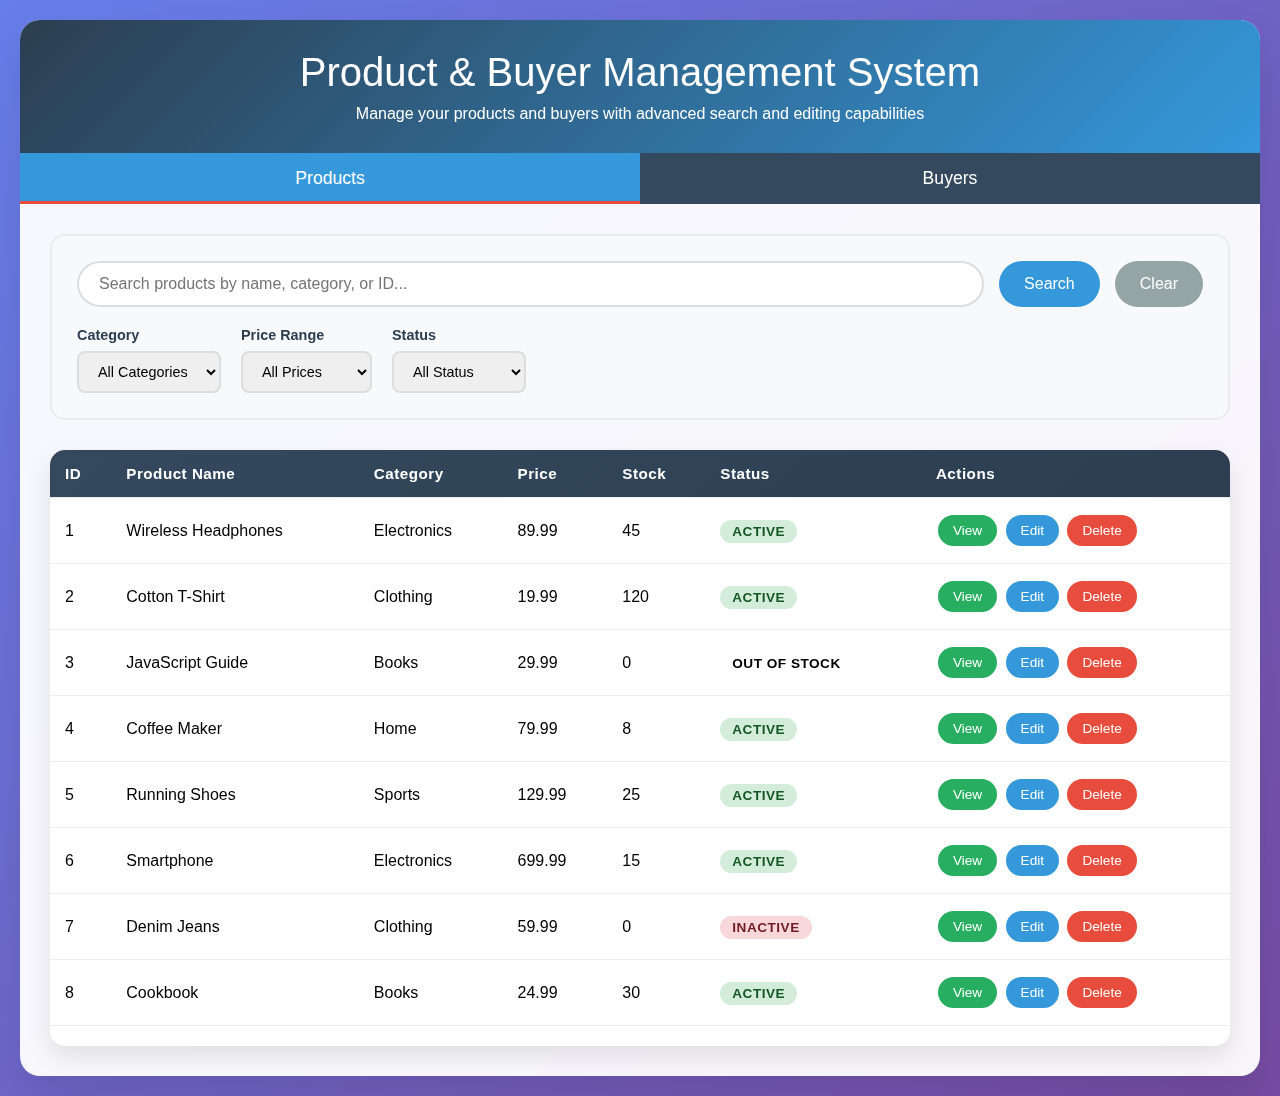
<file: index.html>
<!DOCTYPE html>
<html lang="en">
<head>
    <meta charset="UTF-8">
    <meta name="viewport" content="width=device-width, initial-scale=1.0">
    <title>Product & Buyer Management System</title>
    <style>
        * {
            margin: 0;
            padding: 0;
            box-sizing: border-box;
        }

        body {
            font-family: 'Segoe UI', Tahoma, Geneva, Verdana, sans-serif;
            background: linear-gradient(135deg, #667eea 0%, #764ba2 100%);
            min-height: 100vh;
            padding: 20px;
        }

        .container {
            max-width: 1400px;
            margin: 0 auto;
            background: rgba(255, 255, 255, 0.95);
            border-radius: 20px;
            box-shadow: 0 20px 40px rgba(0, 0, 0, 0.1);
            overflow: hidden;
            backdrop-filter: blur(10px);
        }

        .header {
            background: linear-gradient(135deg, #2c3e50, #3498db);
            color: white;
            padding: 30px;
            text-align: center;
        }

        .header h1 {
            font-size: 2.5rem;
            margin-bottom: 10px;
            font-weight: 300;
        }

        .tabs {
            display: flex;
            background: #34495e;
        }

        .tab {
            flex: 1;
            padding: 15px 30px;
            background: transparent;
            border: none;
            color: white;
            cursor: pointer;
            font-size: 1.1rem;
            transition: all 0.3s ease;
            position: relative;
        }

        .tab:hover {
            background: rgba(255, 255, 255, 0.1);
        }

        .tab.active {
            background: #3498db;
        }

        .tab.active::after {
            content: '';
            position: absolute;
            bottom: 0;
            left: 0;
            right: 0;
            height: 3px;
            background: #e74c3c;
        }

        .content {
            padding: 30px;
        }

        .tab-content {
            display: none;
        }

        .tab-content.active {
            display: block;
        }

        .search-section {
            background: #f8f9fa;
            padding: 25px;
            border-radius: 15px;
            margin-bottom: 30px;
            border: 2px solid #e9ecef;
        }

        .search-bar {
            display: flex;
            gap: 15px;
            margin-bottom: 20px;
            flex-wrap: wrap;
        }

        .search-input {
            flex: 1;
            min-width: 300px;
            padding: 12px 20px;
            border: 2px solid #ddd;
            border-radius: 25px;
            font-size: 1rem;
            transition: all 0.3s ease;
        }

        .search-input:focus {
            outline: none;
            border-color: #3498db;
            box-shadow: 0 0 0 3px rgba(52, 152, 219, 0.2);
        }

        .search-btn, .clear-btn {
            padding: 12px 25px;
            border: none;
            border-radius: 25px;
            cursor: pointer;
            font-size: 1rem;
            transition: all 0.3s ease;
            font-weight: 500;
        }

        .search-btn {
            background: #3498db;
            color: white;
        }

        .search-btn:hover {
            background: #2980b9;
            transform: translateY(-2px);
        }

        .clear-btn {
            background: #95a5a6;
            color: white;
        }

        .clear-btn:hover {
            background: #7f8c8d;
            transform: translateY(-2px);
        }

        .filters {
            display: flex;
            gap: 20px;
            flex-wrap: wrap;
        }

        .filter-group {
            display: flex;
            flex-direction: column;
            gap: 8px;
        }

        .filter-group label {
            font-weight: 600;
            color: #2c3e50;
            font-size: 0.9rem;
        }

        .filter-select, .filter-input {
            padding: 10px 15px;
            border: 2px solid #ddd;
            border-radius: 8px;
            font-size: 0.9rem;
            transition: border-color 0.3s ease;
        }

        .filter-select:focus, .filter-input:focus {
            outline: none;
            border-color: #3498db;
        }

        .data-table {
            background: white;
            border-radius: 15px;
            overflow: hidden;
            box-shadow: 0 10px 25px rgba(0, 0, 0, 0.1);
        }

        table {
            width: 100%;
            border-collapse: collapse;
        }

        thead {
            background: linear-gradient(135deg, #34495e, #2c3e50);
            color: white;
        }

        th, td {
            padding: 15px;
            text-align: left;
            border-bottom: 1px solid #eee;
        }

        th {
            font-weight: 600;
            font-size: 0.95rem;
            letter-spacing: 0.5px;
        }

        tbody tr {
            transition: all 0.3s ease;
        }

        tbody tr:hover {
            background: #f8f9fa;
            transform: scale(1.01);
        }

        .action-btn {
            padding: 8px 15px;
            border: none;
            border-radius: 20px;
            cursor: pointer;
            font-size: 0.85rem;
            margin: 2px;
            transition: all 0.3s ease;
            font-weight: 500;
        }

        .edit-btn {
            background: #3498db;
            color: white;
        }

        .edit-btn:hover {
            background: #2980b9;
            transform: translateY(-2px);
        }

        .delete-btn {
            background: #e74c3c;
            color: white;
        }

        .delete-btn:hover {
            background: #c0392b;
            transform: translateY(-2px);
        }

        .view-btn {
            background: #27ae60;
            color: white;
        }

        .view-btn:hover {
            background: #229954;
            transform: translateY(-2px);
        }

        .modal {
            display: none;
            position: fixed;
            z-index: 1000;
            left: 0;
            top: 0;
            width: 100%;
            height: 100%;
            background: rgba(0, 0, 0, 0.6);
            backdrop-filter: blur(5px);
        }

        .modal-content {
            background: white;
            margin: 5% auto;
            padding: 0;
            border-radius: 20px;
            width: 90%;
            max-width: 600px;
            box-shadow: 0 20px 60px rgba(0, 0, 0, 0.3);
            animation: modalSlideIn 0.3s ease;
        }

        @keyframes modalSlideIn {
            from {
                opacity: 0;
                transform: translateY(-50px) scale(0.9);
            }
            to {
                opacity: 1;
                transform: translateY(0) scale(1);
            }
        }

        .modal-header {
            background: linear-gradient(135deg, #3498db, #2980b9);
            color: white;
            padding: 25px 30px;
            border-radius: 20px 20px 0 0;
            display: flex;
            justify-content: space-between;
            align-items: center;
        }

        .modal-header h2 {
            margin: 0;
            font-size: 1.5rem;
            font-weight: 300;
        }

        .close {
            background: none;
            border: none;
            color: white;
            font-size: 1.8rem;
            cursor: pointer;
            padding: 5px;
            border-radius: 50%;
            transition: all 0.3s ease;
        }

        .close:hover {
            background: rgba(255, 255, 255, 0.2);
            transform: rotate(90deg);
        }

        .modal-body {
            padding: 30px;
        }

        .form-group {
            margin-bottom: 20px;
        }

        .form-group label {
            display: block;
            margin-bottom: 8px;
            font-weight: 600;
            color: #2c3e50;
        }

        .form-group input, .form-group select, .form-group textarea {
            width: 100%;
            padding: 12px 15px;
            border: 2px solid #ddd;
            border-radius: 10px;
            font-size: 1rem;
            transition: all 0.3s ease;
        }

        .form-group input:focus, .form-group select:focus, .form-group textarea:focus {
            outline: none;
            border-color: #3498db;
            box-shadow: 0 0 0 3px rgba(52, 152, 219, 0.2);
        }

        .form-actions {
            display: flex;
            gap: 15px;
            justify-content: flex-end;
            margin-top: 25px;
            padding-top: 20px;
            border-top: 1px solid #eee;
        }

        .save-btn, .cancel-btn {
            padding: 12px 25px;
            border: none;
            border-radius: 25px;
            cursor: pointer;
            font-size: 1rem;
            font-weight: 600;
            transition: all 0.3s ease;
        }

        .save-btn {
            background: #27ae60;
            color: white;
        }

        .save-btn:hover {
            background: #229954;
            transform: translateY(-2px);
        }

        .cancel-btn {
            background: #95a5a6;
            color: white;
        }

        .cancel-btn:hover {
            background: #7f8c8d;
            transform: translateY(-2px);
        }

        .notification {
            position: fixed;
            top: 20px;
            right: 20px;
            padding: 15px 25px;
            border-radius: 10px;
            color: white;
            font-weight: 500;
            z-index: 2000;
            opacity: 0;
            transform: translateX(400px);
            transition: all 0.3s ease;
        }

        .notification.show {
            opacity: 1;
            transform: translateX(0);
        }

        .notification.success {
            background: #27ae60;
        }

        .notification.error {
            background: #e74c3c;
        }

        .highlight {
            background-color: #fff3cd;
            font-weight: bold;
        }

        .pagination {
            display: flex;
            justify-content: center;
            align-items: center;
            gap: 10px;
            margin-top: 20px;
        }

        .page-btn {
            padding: 8px 12px;
            border: 2px solid #3498db;
            background: white;
            color: #3498db;
            border-radius: 5px;
            cursor: pointer;
            transition: all 0.3s ease;
        }

        .page-btn:hover, .page-btn.active {
            background: #3498db;
            color: white;
        }

        .page-info {
            color: #666;
            font-size: 0.9rem;
        }

        @media (max-width: 768px) {
            .search-bar {
                flex-direction: column;
            }

            .search-input {
                min-width: 100%;
            }

            .filters {
                flex-direction: column;
            }

            .tabs {
                flex-direction: column;
            }

            table {
                font-size: 0.85rem;
            }

            th, td {
                padding: 10px 8px;
            }
        }
    </style>
</head>
<body>
    <div class="container">
        <div class="header">
            <h1>Product & Buyer Management System</h1>
            <p>Manage your products and buyers with advanced search and editing capabilities</p>
        </div>

        <div class="tabs">
            <button class="tab active" onclick="switchTab('products')">Products</button>
            <button class="tab" onclick="switchTab('buyers')">Buyers</button>
        </div>

        <div class="content">
            <!-- Products Tab -->
            <div id="products-tab" class="tab-content active">
                <div class="search-section">
                    <div class="search-bar">
                        <input type="text" class="search-input" id="productSearch" placeholder="Search products by name, category, or ID..." oninput="searchProducts()">
                        <button class="search-btn" onclick="searchProducts()">Search</button>
                        <button class="clear-btn" onclick="clearProductSearch()">Clear</button>
                    </div>
                    
                    <div class="filters">
                        <div class="filter-group">
                            <label>Category</label>
                            <select class="filter-select" id="categoryFilter" onchange="searchProducts()">
                                <option value="">All Categories</option>
                                <option value="Electronics">Electronics</option>
                                <option value="Clothing">Clothing</option>
                                <option value="Books">Books</option>
                                <option value="Home">Home</option>
                                <option value="Sports">Sports</option>
                            </select>
                        </div>
                        <div class="filter-group">
                            <label>Price Range</label>
                            <select class="filter-select" id="priceFilter" onchange="searchProducts()">
                                <option value="">All Prices</option>
                                <option value="0-50">$0 - $50</option>
                                <option value="51-100">$51 - $100</option>
                                <option value="101-500">$101 - $500</option>
                                <option value="500+">$500+</option>
                            </select>
                        </div>
                        <div class="filter-group">
                            <label>Status</label>
                            <select class="filter-select" id="statusFilter" onchange="searchProducts()">
                                <option value="">All Status</option>
                                <option value="Active">Active</option>
                                <option value="Inactive">Inactive</option>
                                <option value="Out of Stock">Out of Stock</option>
                            </select>
                        </div>
                    </div>
                </div>

                <div class="data-table">
                    <table>
                        <thead>
                            <tr>
                                <th>ID</th>
                                <th>Product Name</th>
                                <th>Category</th>
                                <th>Price</th>
                                <th>Stock</th>
                                <th>Status</th>
                                <th>Actions</th>
                            </tr>
                        </thead>
                        <tbody id="productsTableBody">
                            <!-- Products will be dynamically populated -->
                        </tbody>
                    </table>
                    <div class="pagination" id="productsPagination">
                        <!-- Pagination will be dynamically populated -->
                    </div>
                </div>
            </div>

            <!-- Buyers Tab -->
            <div id="buyers-tab" class="tab-content">
                <div class="search-section">
                    <div class="search-bar">
                        <input type="text" class="search-input" id="buyerSearch" placeholder="Search buyers by name, email, or location..." oninput="searchBuyers()">
                        <button class="search-btn" onclick="searchBuyers()">Search</button>
                        <button class="clear-btn" onclick="clearBuyerSearch()">Clear</button>
                    </div>
                    
                    <div class="filters">
                        <div class="filter-group">
                            <label>Location</label>
                            <select class="filter-select" id="locationFilter" onchange="searchBuyers()">
                                <option value="">All Locations</option>
                                <option value="New York">New York</option>
                                <option value="Los Angeles">Los Angeles</option>
                                <option value="Chicago">Chicago</option>
                                <option value="Houston">Houston</option>
                                <option value="Phoenix">Phoenix</option>
                            </select>
                        </div>
                        <div class="filter-group">
                            <label>Member Type</label>
                            <select class="filter-select" id="memberFilter" onchange="searchBuyers()">
                                <option value="">All Types</option>
                                <option value="Premium">Premium</option>
                                <option value="Standard">Standard</option>
                                <option value="Basic">Basic</option>
                            </select>
                        </div>
                        <div class="filter-group">
                            <label>Join Date</label>
                            <select class="filter-select" id="joinDateFilter" onchange="searchBuyers()">
                                <option value="">All Dates</option>
                                <option value="2024">2024</option>
                                <option value="2023">2023</option>
                                <option value="2022">2022</option>
                                <option value="older">Before 2022</option>
                            </select>
                        </div>
                    </div>
                </div>

                <div class="data-table">
                    <table>
                        <thead>
                            <tr>
                                <th>ID</th>
                                <th>Name</th>
                                <th>Email</th>
                                <th>Location</th>
                                <th>Phone</th>
                                <th>Member Type</th>
                                <th>Actions</th>
                            </tr>
                        </thead>
                        <tbody id="buyersTableBody">
                            <!-- Buyers will be dynamically populated -->
                        </tbody>
                    </table>
                    <div class="pagination" id="buyersPagination">
                        <!-- Pagination will be dynamically populated -->
                    </div>
                </div>
            </div>
        </div>
    </div>

    <!-- Edit Product Modal -->
    <div id="editProductModal" class="modal">
        <div class="modal-content">
            <div class="modal-header">
                <h2>Edit Product</h2>
                <button class="close" onclick="closeModal('editProductModal')">&times;</button>
            </div>
            <div class="modal-body">
                <form id="editProductForm">
                    <input type="hidden" id="editProductId">
                    <div class="form-group">
                        <label for="editProductName">Product Name *</label>
                        <input type="text" id="editProductName" required>
                    </div>
                    <div class="form-group">
                        <label for="editProductCategory">Category *</label>
                        <select id="editProductCategory" required>
                            <option value="">Select Category</option>
                            <option value="Electronics">Electronics</option>
                            <option value="Clothing">Clothing</option>
                            <option value="Books">Books</option>
                            <option value="Home">Home</option>
                            <option value="Sports">Sports</option>
                        </select>
                    </div>
                    <div class="form-group">
                        <label for="editProductPrice">Price ($) *</label>
                        <input type="number" id="editProductPrice" step="0.01" min="0" required>
                    </div>
                    <div class="form-group">
                        <label for="editProductStock">Stock Quantity *</label>
                        <input type="number" id="editProductStock" min="0" required>
                    </div>
                    <div class="form-group">
                        <label for="editProductStatus">Status *</label>
                        <select id="editProductStatus" required>
                            <option value="Active">Active</option>
                            <option value="Inactive">Inactive</option>
                            <option value="Out of Stock">Out of Stock</option>
                        </select>
                    </div>
                    <div class="form-group">
                        <label for="editProductDescription">Description</label>
                        <textarea id="editProductDescription" rows="3"></textarea>
                    </div>
                    <div class="form-actions">
                        <button type="button" class="cancel-btn" onclick="closeModal('editProductModal')">Cancel</button>
                        <button type="submit" class="save-btn">Save Changes</button>
                    </div>
                </form>
            </div>
        </div>
    </div>

    <!-- Edit Buyer Modal -->
    <div id="editBuyerModal" class="modal">
        <div class="modal-content">
            <div class="modal-header">
                <h2>Edit Buyer</h2>
                <button class="close" onclick="closeModal('editBuyerModal')">&times;</button>
            </div>
            <div class="modal-body">
                <form id="editBuyerForm">
                    <input type="hidden" id="editBuyerId">
                    <div class="form-group">
                        <label for="editBuyerName">Full Name *</label>
                        <input type="text" id="editBuyerName" required>
                    </div>
                    <div class="form-group">
                        <label for="editBuyerEmail">Email *</label>
                        <input type="email" id="editBuyerEmail" required>
                    </div>
                    <div class="form-group">
                        <label for="editBuyerPhone">Phone Number</label>
                        <input type="tel" id="editBuyerPhone">
                    </div>
                    <div class="form-group">
                        <label for="editBuyerLocation">Location *</label>
                        <select id="editBuyerLocation" required>
                            <option value="">Select Location</option>
                            <option value="New York">New York</option>
                            <option value="Los Angeles">Los Angeles</option>
                            <option value="Chicago">Chicago</option>
                            <option value="Houston">Houston</option>
                            <option value="Phoenix">Phoenix</option>
                        </select>
                    </div>
                    <div class="form-group">
                        <label for="editBuyerMemberType">Member Type *</label>
                        <select id="editBuyerMemberType" required>
                            <option value="Basic">Basic</option>
                            <option value="Standard">Standard</option>
                            <option value="Premium">Premium</option>
                        </select>
                    </div>
                    <div class="form-group">
                        <label for="editBuyerAddress">Address</label>
                        <textarea id="editBuyerAddress" rows="3"></textarea>
                    </div>
                    <div class="form-actions">
                        <button type="button" class="cancel-btn" onclick="closeModal('editBuyerModal')">Cancel</button>
                        <button type="submit" class="save-btn">Save Changes</button>
                    </div>
                </form>
            </div>
        </div>
    </div>

    <script>
        // Sample data
        let products = [
            {id: 1, name: "Wireless Headphones", category: "Electronics", price: 89.99, stock: 45, status: "Active", description: "High-quality wireless headphones with noise cancellation"},
            {id: 2, name: "Cotton T-Shirt", category: "Clothing", price: 19.99, stock: 120, status: "Active", description: "100% cotton comfortable t-shirt"},
            {id: 3, name: "JavaScript Guide", category: "Books", price: 29.99, stock: 0, status: "Out of Stock", description: "Comprehensive guide to JavaScript programming"},
            {id: 4, name: "Coffee Maker", category: "Home", price: 79.99, stock: 8, status: "Active", description: "Automatic drip coffee maker"},
            {id: 5, name: "Running Shoes", category: "Sports", price: 129.99, stock: 25, status: "Active", description: "Professional running shoes"},
            {id: 6, name: "Smartphone", category: "Electronics", price: 699.99, stock: 15, status: "Active", description: "Latest model smartphone"},
            {id: 7, name: "Denim Jeans", category: "Clothing", price: 59.99, stock: 0, status: "Inactive", description: "Classic blue denim jeans"},
            {id: 8, name: "Cookbook", category: "Books", price: 24.99, stock: 30, status: "Active", description: "Collection of healthy recipes"}
        ];

        let buyers = [
            {id: 1, name: "John Smith", email: "john.smith@email.com", location: "New York", phone: "+1-555-0123", memberType: "Premium", address: "123 Main St, NY", joinDate: "2024-01-15"},
            {id: 2, name: "Sarah Johnson", email: "sarah.j@email.com", location: "Los Angeles", phone: "+1-555-0456", memberType: "Standard", address: "456 Oak Ave, LA", joinDate: "2023-11-22"},
            {id: 3, name: "Mike Davis", email: "mike.davis@email.com", location: "Chicago", phone: "+1-555-0789", memberType: "Basic", address: "789 Pine St, Chicago", joinDate: "2024-02-08"},
            {id: 4, name: "Emily Wilson", email: "emily.w@email.com", location: "Houston", phone: "+1-555-0321", memberType: "Premium", address: "321 Elm St, Houston", joinDate: "2023-09-12"},
            {id: 5, name: "David Brown", email: "david.brown@email.com", location: "Phoenix", phone: "+1-555-0654", memberType: "Standard", address: "654 Cedar Rd, Phoenix", joinDate: "2024-03-20"},
            {id: 6, name: "Lisa Anderson", email: "lisa.a@email.com", location: "New York", phone: "+1-555-0987", memberType: "Basic", address: "987 Maple Ave, NY", joinDate: "2022-12-05"},
            {id: 7, name: "Tom Miller", email: "tom.miller@email.com", location: "Los Angeles", phone: "+1-555-0246", memberType: "Premium", address: "246 Birch St, LA", joinDate: "2023-07-18"},
            {id: 8, name: "Amy Garcia", email: "amy.garcia@email.com", location: "Chicago", phone: "+1-555-0135", memberType: "Standard", address: "135 Spruce Dr, Chicago", joinDate: "2024-01-30"}
        ];

        let filteredProducts = [...products];
        let filteredBuyers = [...buyers];
        let currentProductPage = 1;
        let currentBuyerPage = 1;
        const itemsPerPage = 10;

        // Initialize the application
        document.addEventListener('DOMContentLoaded', function() {
            displayProducts();
            displayBuyers();
            setupFormHandlers();
        });

        // Tab switching
        function switchTab(tabName) {
            // Update tab buttons
            document.querySelectorAll('.tab').forEach(tab => tab.classList.remove('active'));
            event.target.classList.add('active');

            // Update content
            document.querySelectorAll('.tab-content').forEach(content => content.classList.remove('active'));
            document.getElementById(tabName + '-tab').classList.add('active');
        }

        // Search functionality for products
        function searchProducts() {
            const searchTerm = document.getElementById('productSearch').value.toLowerCase();
            const categoryFilter = document.getElementById('categoryFilter').value;
            const priceFilter = document.getElementById('priceFilter').value;
            const statusFilter = document.getElementById('statusFilter').value;

            filteredProducts = products.filter(product => {
                const matchesSearch = product.name.toLowerCase().includes(searchTerm) ||
                                    product.category.toLowerCase().includes(searchTerm) ||
                                    product.id.toString().includes(searchTerm);
                
                const matchesCategory = !categoryFilter || product.category === categoryFilter;
                const matchesStatus = !statusFilter || product.status === statusFilter;
                
                let matchesPrice = true;
                if (priceFilter) {
                    if (priceFilter === '0-50') matchesPrice = product.price <= 50;
                    else if (priceFilter === '51-100') matchesPrice = product.price > 50 && product.price <= 100;
                    else if (priceFilter === '101-500') matchesPrice = product.price > 100 && product.price <= 500;
                    else if (priceFilter === '500+') matchesPrice = product.price > 500;
                }

                return matchesSearch && matchesCategory && matchesPrice && matchesStatus;
            });

            currentProductPage = 1;
            displayProducts();
        }

        // Search functionality for buyers
        function searchBuyers() {
            const searchTerm = document.getElementById('buyerSearch').value.toLowerCase();
            const locationFilter = document.getElementById('locationFilter').value;
            const memberFilter = document.getElementById('memberFilter').value;
            const joinDateFilter = document.getElementById('joinDateFilter').value;

            filteredBuyers = buyers.filter(buyer => {
                const matchesSearch = buyer.name.toLowerCase().includes(searchTerm) ||
                                    buyer.email.toLowerCase().includes(searchTerm) ||
                                    buyer.location.toLowerCase().includes(searchTerm) ||
                                    buyer.id.toString().includes(searchTerm);
                
                const matchesLocation = !locationFilter || buyer.location === locationFilter;
                const matchesMember = !memberFilter || buyer.memberType === memberFilter;
                
                let matchesJoinDate = true;
                if (joinDateFilter) {
                    const joinYear = new Date(buyer.joinDate).getFullYear();
                    if (joinDateFilter === '2024') matchesJoinDate = joinYear === 2024;
                    else if (joinDateFilter === '2023') matchesJoinDate = joinYear === 2023;
                    else if (joinDateFilter === '2022') matchesJoinDate = joinYear === 2022;
                    else if (joinDateFilter === 'older') matchesJoinDate = joinYear < 2022;
                }

                return matchesSearch && matchesLocation && matchesMember && matchesJoinDate;
            });

            currentBuyerPage = 1;
            displayBuyers();
        }

        // Clear search functions
        function clearProductSearch() {
            document.getElementById('productSearch').value = '';
            document.getElementById('categoryFilter').value = '';
            document.getElementById('priceFilter').value = '';
            document.getElementById('statusFilter').value = '';
            filteredProducts = [...products];
            currentProductPage = 1;
            displayProducts();
        }

        function clearBuyerSearch() {
            document.getElementById('buyerSearch').value = '';
            document.getElementById('locationFilter').value = '';
            document.getElementById('memberFilter').value = '';
            document.getElementById('joinDateFilter').value = '';
            filteredBuyers = [...buyers];
            currentBuyerPage = 1;
            displayBuyers();
        }

        // Display products with pagination
        function displayProducts() {
            const tableBody = document.getElementById('productsTableBody');
            const startIndex = (currentProductPage - 1) * itemsPerPage;
            const endIndex = startIndex + itemsPerPage;
            const pageProducts = filteredProducts.slice(startIndex, endIndex);
            const searchTerm = document.getElementById('productSearch').value.toLowerCase();

            tableBody.innerHTML = '';

            pageProducts.forEach(product => {
                const row = document.createElement('tr');
                row.innerHTML = `
                    <td>${product.id}</td>
                    <td>${highlightText(product.name, searchTerm)}</td>
                    <td>${highlightText(product.category, searchTerm)}</td>
                    <td>${product.price.toFixed(2)}</td>
                    <td>${product.stock}</td>
                    <td><span class="status-badge ${product.status.toLowerCase().replace(' ', '-')}">${product.status}</span></td>
                    <td>
                        <button class="action-btn view-btn" onclick="viewProduct(${product.id})" title="View Details">View</button>
                        <button class="action-btn edit-btn" onclick="editProduct(${product.id})" title="Edit Product">Edit</button>
                        <button class="action-btn delete-btn" onclick="deleteProduct(${product.id})" title="Delete Product">Delete</button>
                    </td>
                `;
                tableBody.appendChild(row);
            });

            displayProductsPagination();
        }

        // Display buyers with pagination
        function displayBuyers() {
            const tableBody = document.getElementById('buyersTableBody');
            const startIndex = (currentBuyerPage - 1) * itemsPerPage;
            const endIndex = startIndex + itemsPerPage;
            const pageBuyers = filteredBuyers.slice(startIndex, endIndex);
            const searchTerm = document.getElementById('buyerSearch').value.toLowerCase();

            tableBody.innerHTML = '';

            pageBuyers.forEach(buyer => {
                const row = document.createElement('tr');
                row.innerHTML = `
                    <td>${buyer.id}</td>
                    <td>${highlightText(buyer.name, searchTerm)}</td>
                    <td>${highlightText(buyer.email, searchTerm)}</td>
                    <td>${highlightText(buyer.location, searchTerm)}</td>
                    <td>${buyer.phone}</td>
                    <td><span class="member-badge ${buyer.memberType.toLowerCase()}">${buyer.memberType}</span></td>
                    <td>
                        <button class="action-btn view-btn" onclick="viewBuyer(${buyer.id})" title="View Details">View</button>
                        <button class="action-btn edit-btn" onclick="editBuyer(${buyer.id})" title="Edit Buyer">Edit</button>
                        <button class="action-btn delete-btn" onclick="deleteBuyer(${buyer.id})" title="Delete Buyer">Delete</button>
                    </td>
                `;
                tableBody.appendChild(row);
            });

            displayBuyersPagination();
        }

        // Highlight search terms
        function highlightText(text, searchTerm) {
            if (!searchTerm) return text;
            const regex = new RegExp(`(${searchTerm})`, 'gi');
            return text.replace(regex, '<span class="highlight">$1</span>');
        }

        // Pagination for products
        function displayProductsPagination() {
            const pagination = document.getElementById('productsPagination');
            const totalPages = Math.ceil(filteredProducts.length / itemsPerPage);
            const maxVisiblePages = 5;
            
            pagination.innerHTML = '';

            if (totalPages <= 1) return;

            // Previous button
            if (currentProductPage > 1) {
                const prevBtn = document.createElement('button');
                prevBtn.className = 'page-btn';
                prevBtn.textContent = '← Previous';
                prevBtn.onclick = () => {
                    currentProductPage--;
                    displayProducts();
                };
                pagination.appendChild(prevBtn);
            }

            // Page numbers
            let startPage = Math.max(1, currentProductPage - Math.floor(maxVisiblePages / 2));
            let endPage = Math.min(totalPages, startPage + maxVisiblePages - 1);
            
            if (endPage - startPage < maxVisiblePages - 1) {
                startPage = Math.max(1, endPage - maxVisiblePages + 1);
            }

            for (let i = startPage; i <= endPage; i++) {
                const pageBtn = document.createElement('button');
                pageBtn.className = 'page-btn' + (i === currentProductPage ? ' active' : '');
                pageBtn.textContent = i;
                pageBtn.onclick = () => {
                    currentProductPage = i;
                    displayProducts();
                };
                pagination.appendChild(pageBtn);
            }

            // Next button
            if (currentProductPage < totalPages) {
                const nextBtn = document.createElement('button');
                nextBtn.className = 'page-btn';
                nextBtn.textContent = 'Next →';
                nextBtn.onclick = () => {
                    currentProductPage++;
                    displayProducts();
                };
                pagination.appendChild(nextBtn);
            }

            // Page info
            const pageInfo = document.createElement('div');
            pageInfo.className = 'page-info';
            pageInfo.textContent = `Showing ${(currentProductPage - 1) * itemsPerPage + 1}-${Math.min(currentProductPage * itemsPerPage, filteredProducts.length)} of ${filteredProducts.length} products`;
            pagination.appendChild(pageInfo);
        }

        // Pagination for buyers
        function displayBuyersPagination() {
            const pagination = document.getElementById('buyersPagination');
            const totalPages = Math.ceil(filteredBuyers.length / itemsPerPage);
            const maxVisiblePages = 5;
            
            pagination.innerHTML = '';

            if (totalPages <= 1) return;

            // Previous button
            if (currentBuyerPage > 1) {
                const prevBtn = document.createElement('button');
                prevBtn.className = 'page-btn';
                prevBtn.textContent = '← Previous';
                prevBtn.onclick = () => {
                    currentBuyerPage--;
                    displayBuyers();
                };
                pagination.appendChild(prevBtn);
            }

            // Page numbers
            let startPage = Math.max(1, currentBuyerPage - Math.floor(maxVisiblePages / 2));
            let endPage = Math.min(totalPages, startPage + maxVisiblePages - 1);
            
            if (endPage - startPage < maxVisiblePages - 1) {
                startPage = Math.max(1, endPage - maxVisiblePages + 1);
            }

            for (let i = startPage; i <= endPage; i++) {
                const pageBtn = document.createElement('button');
                pageBtn.className = 'page-btn' + (i === currentBuyerPage ? ' active' : '');
                pageBtn.textContent = i;
                pageBtn.onclick = () => {
                    currentBuyerPage = i;
                    displayBuyers();
                };
                pagination.appendChild(pageBtn);
            }

            // Next button
            if (currentBuyerPage < totalPages) {
                const nextBtn = document.createElement('button');
                nextBtn.className = 'page-btn';
                nextBtn.textContent = 'Next →';
                nextBtn.onclick = () => {
                    currentBuyerPage++;
                    displayBuyers();
                };
                pagination.appendChild(nextBtn);
            }

            // Page info
            const pageInfo = document.createElement('div');
            pageInfo.className = 'page-info';
            pageInfo.textContent = `Showing ${(currentBuyerPage - 1) * itemsPerPage + 1}-${Math.min(currentBuyerPage * itemsPerPage, filteredBuyers.length)} of ${filteredBuyers.length} buyers`;
            pagination.appendChild(pageInfo);
        }

        // Product actions
        function viewProduct(id) {
            const product = products.find(p => p.id === id);
            if (product) {
                alert(`Product Details:\n\nName: ${product.name}\nCategory: ${product.category}\nPrice: ${product.price}\nStock: ${product.stock}\nStatus: ${product.status}\nDescription: ${product.description || 'N/A'}`);
            }
        }

        function editProduct(id) {
            const product = products.find(p => p.id === id);
            if (product) {
                document.getElementById('editProductId').value = product.id;
                document.getElementById('editProductName').value = product.name;
                document.getElementById('editProductCategory').value = product.category;
                document.getElementById('editProductPrice').value = product.price;
                document.getElementById('editProductStock').value = product.stock;
                document.getElementById('editProductStatus').value = product.status;
                document.getElementById('editProductDescription').value = product.description || '';
                
                document.getElementById('editProductModal').style.display = 'block';
            }
        }

        function deleteProduct(id) {
            if (confirm('Are you sure you want to delete this product?')) {
                const index = products.findIndex(p => p.id === id);
                if (index !== -1) {
                    products.splice(index, 1);
                    searchProducts(); // Refresh the display
                    showNotification('Product deleted successfully!', 'success');
                }
            }
        }

        // Buyer actions
        function viewBuyer(id) {
            const buyer = buyers.find(b => b.id === id);
            if (buyer) {
                alert(`Buyer Details:\n\nName: ${buyer.name}\nEmail: ${buyer.email}\nPhone: ${buyer.phone}\nLocation: ${buyer.location}\nMember Type: ${buyer.memberType}\nJoin Date: ${buyer.joinDate}\nAddress: ${buyer.address || 'N/A'}`);
            }
        }

        function editBuyer(id) {
            const buyer = buyers.find(b => b.id === id);
            if (buyer) {
                document.getElementById('editBuyerId').value = buyer.id;
                document.getElementById('editBuyerName').value = buyer.name;
                document.getElementById('editBuyerEmail').value = buyer.email;
                document.getElementById('editBuyerPhone').value = buyer.phone;
                document.getElementById('editBuyerLocation').value = buyer.location;
                document.getElementById('editBuyerMemberType').value = buyer.memberType;
                document.getElementById('editBuyerAddress').value = buyer.address || '';
                
                document.getElementById('editBuyerModal').style.display = 'block';
            }
        }

        function deleteBuyer(id) {
            if (confirm('Are you sure you want to delete this buyer?')) {
                const index = buyers.findIndex(b => b.id === id);
                if (index !== -1) {
                    buyers.splice(index, 1);
                    searchBuyers(); // Refresh the display
                    showNotification('Buyer deleted successfully!', 'success');
                }
            }
        }

        // Modal functions
        function closeModal(modalId) {
            document.getElementById(modalId).style.display = 'none';
        }

        // Form handlers
        function setupFormHandlers() {
            document.getElementById('editProductForm').addEventListener('submit', function(e) {
                e.preventDefault();
                
                const id = parseInt(document.getElementById('editProductId').value);
                const name = document.getElementById('editProductName').value;
                const category = document.getElementById('editProductCategory').value;
                const price = parseFloat(document.getElementById('editProductPrice').value);
                const stock = parseInt(document.getElementById('editProductStock').value);
                const status = document.getElementById('editProductStatus').value;
                const description = document.getElementById('editProductDescription').value;

                // Validation
                if (!name || !category || !price || stock < 0 || !status) {
                    showNotification('Please fill in all required fields correctly!', 'error');
                    return;
                }

                // Update product
                const productIndex = products.findIndex(p => p.id === id);
                if (productIndex !== -1) {
                    products[productIndex] = {
                        ...products[productIndex],
                        name,
                        category,
                        price,
                        stock,
                        status,
                        description
                    };
                    
                    closeModal('editProductModal');
                    searchProducts(); // Refresh the display
                    showNotification('Product updated successfully!', 'success');
                }
            });

            document.getElementById('editBuyerForm').addEventListener('submit', function(e) {
                e.preventDefault();
                
                const id = parseInt(document.getElementById('editBuyerId').value);
                const name = document.getElementById('editBuyerName').value;
                const email = document.getElementById('editBuyerEmail').value;
                const phone = document.getElementById('editBuyerPhone').value;
                const location = document.getElementById('editBuyerLocation').value;
                const memberType = document.getElementById('editBuyerMemberType').value;
                const address = document.getElementById('editBuyerAddress').value;

                // Validation
                if (!name || !email || !location || !memberType) {
                    showNotification('Please fill in all required fields!', 'error');
                    return;
                }

                // Email validation
                const emailRegex = /^[^\s@]+@[^\s@]+\.[^\s@]+$/;
                if (!emailRegex.test(email)) {
                    showNotification('Please enter a valid email address!', 'error');
                    return;
                }

                // Update buyer
                const buyerIndex = buyers.findIndex(b => b.id === id);
                if (buyerIndex !== -1) {
                    buyers[buyerIndex] = {
                        ...buyers[buyerIndex],
                        name,
                        email,
                        phone,
                        location,
                        memberType,
                        address
                    };
                    
                    closeModal('editBuyerModal');
                    searchBuyers(); // Refresh the display
                    showNotification('Buyer updated successfully!', 'success');
                }
            });
        }

        // Notification system
        function showNotification(message, type) {
            const notification = document.createElement('div');
            notification.className = `notification ${type}`;
            notification.textContent = message;
            
            document.body.appendChild(notification);
            
            setTimeout(() => {
                notification.classList.add('show');
            }, 100);
            
            setTimeout(() => {
                notification.classList.remove('show');
                setTimeout(() => {
                    document.body.removeChild(notification);
                }, 300);
            }, 3000);
        }

        // Close modal when clicking outside
        window.onclick = function(event) {
            const modals = document.querySelectorAll('.modal');
            modals.forEach(modal => {
                if (event.target === modal) {
                    modal.style.display = 'none';
                }
            });
        };

        // Keyboard shortcuts
        document.addEventListener('keydown', function(e) {
            if (e.key === 'Escape') {
                document.querySelectorAll('.modal').forEach(modal => {
                    modal.style.display = 'none';
                });
            }
        });
    </script>

    <style>
        .status-badge, .member-badge {
            padding: 4px 12px;
            border-radius: 15px;
            font-size: 0.85rem;
            font-weight: 600;
            text-transform: uppercase;
            letter-spacing: 0.5px;
        }

        .status-badge.active {
            background: #d4edda;
            color: #155724;
        }

        .status-badge.inactive {
            background: #f8d7da;
            color: #721c24;
        }

        .status-badge.out-of-stock {
            background: #fff3cd;
            color: #856404;
        }

        .member-badge.premium {
            background: linear-gradient(135deg, #ffd700, #ffed4e);
            color: #8b4513;
        }

        .member-badge.standard {
            background: #e1f5fe;
            color: #0277bd;
        }

        .member-badge.basic {
            background: #f3e5f5;
            color: #6a1b9a;
        }
    </style>
</body>
</html>
</file>
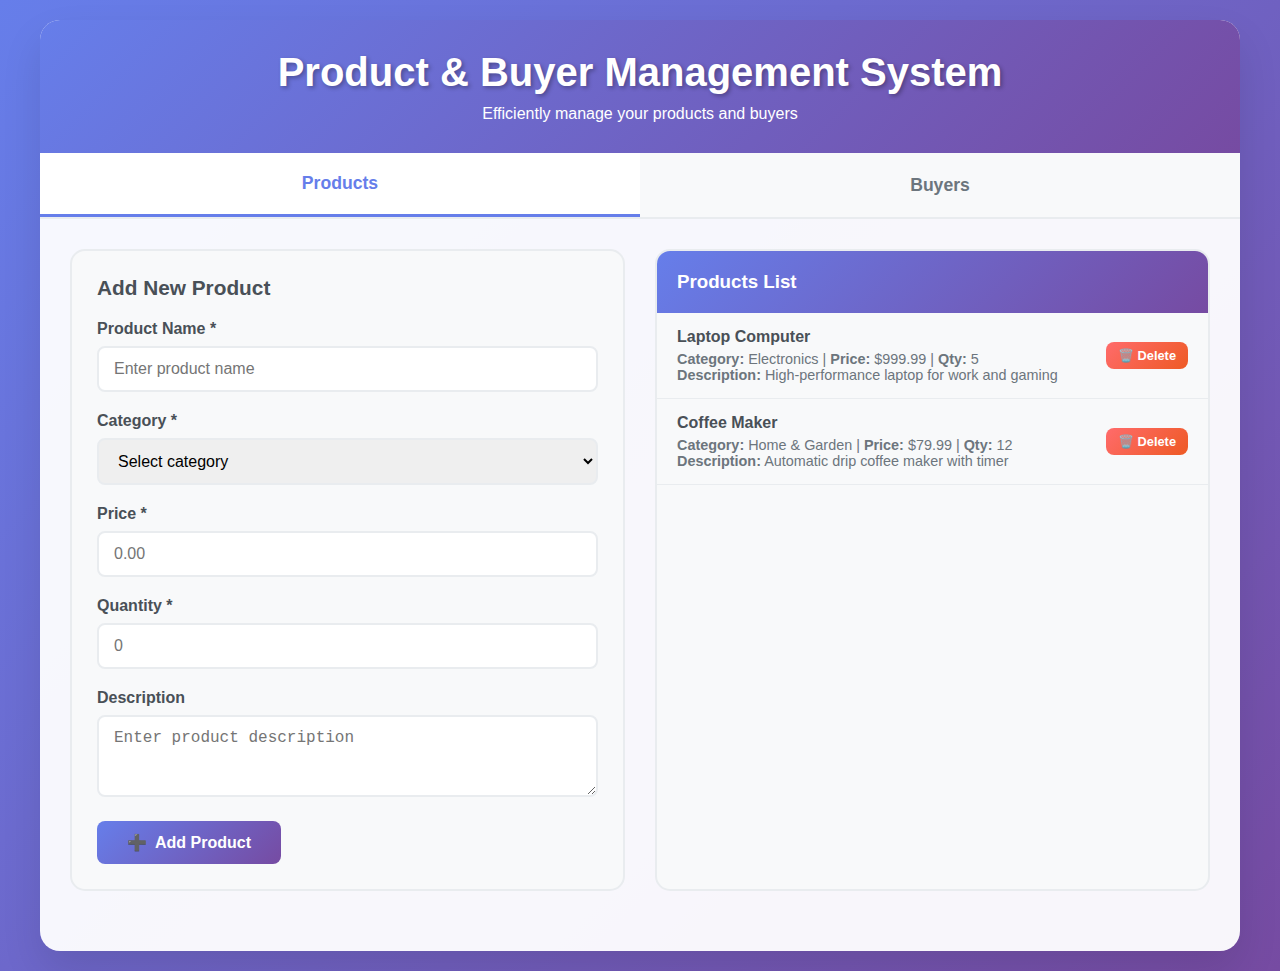
<file: product_buyer_manager.html>
<!DOCTYPE html>
<html lang="en">
<head>
    <meta charset="UTF-8">
    <meta name="viewport" content="width=device-width, initial-scale=1.0">
    <title>Product & Buyer Management System</title>
    <style>
        * {
            margin: 0;
            padding: 0;
            box-sizing: border-box;
        }

        body {
            font-family: 'Segoe UI', Tahoma, Geneva, Verdana, sans-serif;
            background: linear-gradient(135deg, #667eea 0%, #764ba2 100%);
            min-height: 100vh;
            padding: 20px;
        }

        .container {
            max-width: 1200px;
            margin: 0 auto;
            background: rgba(255, 255, 255, 0.95);
            border-radius: 20px;
            box-shadow: 0 20px 40px rgba(0, 0, 0, 0.1);
            overflow: hidden;
        }

        .header {
            background: linear-gradient(135deg, #667eea 0%, #764ba2 100%);
            color: white;
            padding: 30px;
            text-align: center;
        }

        .header h1 {
            font-size: 2.5rem;
            margin-bottom: 10px;
            text-shadow: 2px 2px 4px rgba(0, 0, 0, 0.3);
        }

        .tabs {
            display: flex;
            background: #f8f9fa;
            border-bottom: 2px solid #e9ecef;
        }

        .tab {
            flex: 1;
            padding: 20px;
            text-align: center;
            cursor: pointer;
            background: #f8f9fa;
            border: none;
            font-size: 1.1rem;
            font-weight: 600;
            color: #6c757d;
            transition: all 0.3s ease;
        }

        .tab.active {
            background: white;
            color: #667eea;
            border-bottom: 3px solid #667eea;
        }

        .tab:hover {
            background: #e9ecef;
        }

        .content {
            padding: 30px;
        }

        .form-section {
            display: none;
            animation: fadeIn 0.5s ease;
        }

        .form-section.active {
            display: block;
        }

        @keyframes fadeIn {
            from { opacity: 0; transform: translateY(20px); }
            to { opacity: 1; transform: translateY(0); }
        }

        .form-grid {
            display: grid;
            grid-template-columns: 1fr 1fr;
            gap: 30px;
            margin-bottom: 30px;
        }

        .form-card {
            background: #f8f9fa;
            padding: 25px;
            border-radius: 15px;
            border: 2px solid #e9ecef;
            transition: all 0.3s ease;
        }

        .form-card:hover {
            border-color: #667eea;
            box-shadow: 0 5px 15px rgba(102, 126, 234, 0.1);
        }

        .form-card h3 {
            color: #495057;
            margin-bottom: 20px;
            font-size: 1.3rem;
        }

        .form-group {
            margin-bottom: 20px;
        }

        .form-group label {
            display: block;
            margin-bottom: 8px;
            font-weight: 600;
            color: #495057;
        }

        .form-group input,
        .form-group textarea,
        .form-group select {
            width: 100%;
            padding: 12px 15px;
            border: 2px solid #e9ecef;
            border-radius: 8px;
            font-size: 1rem;
            transition: all 0.3s ease;
        }

        .form-group input:focus,
        .form-group textarea:focus,
        .form-group select:focus {
            outline: none;
            border-color: #667eea;
            box-shadow: 0 0 0 3px rgba(102, 126, 234, 0.1);
        }

        .btn {
            padding: 12px 30px;
            border: none;
            border-radius: 8px;
            font-size: 1rem;
            font-weight: 600;
            cursor: pointer;
            transition: all 0.3s ease;
            display: inline-flex;
            align-items: center;
            gap: 8px;
        }

        .btn-primary {
            background: linear-gradient(135deg, #667eea 0%, #764ba2 100%);
            color: white;
        }

        .btn-primary:hover {
            transform: translateY(-2px);
            box-shadow: 0 5px 15px rgba(102, 126, 234, 0.4);
        }

        .btn-danger {
            background: linear-gradient(135deg, #ff6b6b 0%, #ee5a24 100%);
            color: white;
        }

        .btn-danger:hover {
            transform: translateY(-2px);
            box-shadow: 0 5px 15px rgba(255, 107, 107, 0.4);
        }

        .records-section {
            margin-top: 40px;
        }

        .records-grid {
            display: grid;
            grid-template-columns: 1fr 1fr;
            gap: 30px;
        }

        .records-card {
            background: #f8f9fa;
            border-radius: 15px;
            overflow: hidden;
            border: 2px solid #e9ecef;
        }

        .records-card h3 {
            background: linear-gradient(135deg, #667eea 0%, #764ba2 100%);
            color: white;
            padding: 20px;
            margin: 0;
        }

        .records-list {
            max-height: 400px;
            overflow-y: auto;
        }

        .record-item {
            padding: 15px 20px;
            border-bottom: 1px solid #e9ecef;
            display: flex;
            justify-content: between;
            align-items: center;
            transition: background 0.3s ease;
        }

        .record-item:hover {
            background: #e9ecef;
        }

        .record-info {
            flex: 1;
        }

        .record-info h4 {
            color: #495057;
            margin-bottom: 5px;
        }

        .record-info p {
            color: #6c757d;
            font-size: 0.9rem;
        }

        .record-actions {
            display: flex;
            gap: 10px;
        }

        .btn-small {
            padding: 6px 12px;
            font-size: 0.8rem;
        }

        .empty-state {
            text-align: center;
            padding: 40px 20px;
            color: #6c757d;
        }

        .modal {
            display: none;
            position: fixed;
            top: 0;
            left: 0;
            width: 100%;
            height: 100%;
            background: rgba(0, 0, 0, 0.5);
            z-index: 1000;
            animation: fadeIn 0.3s ease;
        }

        .modal-content {
            position: absolute;
            top: 50%;
            left: 50%;
            transform: translate(-50%, -50%);
            background: white;
            padding: 30px;
            border-radius: 15px;
            box-shadow: 0 20px 40px rgba(0, 0, 0, 0.3);
            max-width: 400px;
            width: 90%;
        }

        .modal h3 {
            margin-bottom: 15px;
            color: #495057;
        }

        .modal-actions {
            display: flex;
            gap: 15px;
            justify-content: flex-end;
            margin-top: 20px;
        }

        .alert {
            padding: 15px 20px;
            border-radius: 8px;
            margin-bottom: 20px;
            display: none;
            animation: slideDown 0.3s ease;
        }

        .alert-success {
            background: #d4edda;
            color: #155724;
            border: 1px solid #c3e6cb;
        }

        .alert-error {
            background: #f8d7da;
            color: #721c24;
            border: 1px solid #f5c6cb;
        }

        @keyframes slideDown {
            from { opacity: 0; transform: translateY(-20px); }
            to { opacity: 1; transform: translateY(0); }
        }

        .tooltip {
            position: relative;
            display: inline-block;
        }

        .tooltip .tooltiptext {
            visibility: hidden;
            width: 200px;
            background-color: #555;
            color: #fff;
            text-align: center;
            border-radius: 6px;
            padding: 5px;
            position: absolute;
            z-index: 1;
            bottom: 125%;
            left: 50%;
            margin-left: -100px;
            opacity: 0;
            transition: opacity 0.3s;
            font-size: 0.8rem;
        }

        .tooltip:hover .tooltiptext {
            visibility: visible;
            opacity: 1;
        }

        @media (max-width: 768px) {
            .form-grid,
            .records-grid {
                grid-template-columns: 1fr;
            }
            
            .tabs {
                flex-direction: column;
            }
            
            .header h1 {
                font-size: 2rem;
            }
        }
    </style>
</head>
<body>
    <div class="container">
        <div class="header">
            <h1>Product & Buyer Management System</h1>
            <p>Efficiently manage your products and buyers</p>
        </div>

        <div class="tabs">
            <button class="tab active" onclick="showTab('products')">Products</button>
            <button class="tab" onclick="showTab('buyers')">Buyers</button>
        </div>

        <div class="content">
            <div id="alert-success" class="alert alert-success"></div>
            <div id="alert-error" class="alert alert-error"></div>

            <!-- Products Section -->
            <div id="products-section" class="form-section active">
                <div class="form-grid">
                    <div class="form-card">
                        <h3>Add New Product</h3>
                        <form id="product-form">
                            <div class="form-group">
                                <label for="product-name">Product Name *</label>
                                <input type="text" id="product-name" name="name" required placeholder="Enter product name">
                            </div>
                            <div class="form-group">
                                <label for="product-category">Category *</label>
                                <select id="product-category" name="category" required>
                                    <option value="">Select category</option>
                                    <option value="Electronics">Electronics</option>
                                    <option value="Clothing">Clothing</option>
                                    <option value="Food">Food</option>
                                    <option value="Books">Books</option>
                                    <option value="Home & Garden">Home & Garden</option>
                                    <option value="Sports">Sports</option>
                                    <option value="Other">Other</option>
                                </select>
                            </div>
                            <div class="form-group">
                                <label for="product-price">Price *</label>
                                <input type="number" id="product-price" name="price" required min="0" step="0.01" placeholder="0.00">
                            </div>
                            <div class="form-group">
                                <label for="product-quantity">Quantity *</label>
                                <input type="number" id="product-quantity" name="quantity" required min="0" placeholder="0">
                            </div>
                            <div class="form-group">
                                <label for="product-description">Description</label>
                                <textarea id="product-description" name="description" rows="3" placeholder="Enter product description"></textarea>
                            </div>
                            <button type="submit" class="btn btn-primary">
                                <span>➕</span> Add Product
                            </button>
                        </form>
                    </div>

                    <div class="records-card">
                        <h3>Products List</h3>
                        <div id="products-list" class="records-list">
                            <div class="empty-state">
                                <p>No products added yet. Add your first product!</p>
                            </div>
                        </div>
                    </div>
                </div>
            </div>

            <!-- Buyers Section -->
            <div id="buyers-section" class="form-section">
                <div class="form-grid">
                    <div class="form-card">
                        <h3>Add New Buyer</h3>
                        <form id="buyer-form">
                            <div class="form-group">
                                <label for="buyer-name">Full Name *</label>
                                <input type="text" id="buyer-name" name="name" required placeholder="Enter full name">
                            </div>
                            <div class="form-group">
                                <label for="buyer-email">Email Address *</label>
                                <input type="email" id="buyer-email" name="email" required placeholder="Enter email address">
                            </div>
                            <div class="form-group">
                                <label for="buyer-phone">Phone Number *</label>
                                <input type="tel" id="buyer-phone" name="phone" required placeholder="Enter phone number">
                            </div>
                            <div class="form-group">
                                <label for="buyer-address">Address</label>
                                <textarea id="buyer-address" name="address" rows="3" placeholder="Enter full address"></textarea>
                            </div>
                            <button type="submit" class="btn btn-primary">
                                <span>➕</span> Add Buyer
                            </button>
                        </form>
                    </div>

                    <div class="records-card">
                        <h3>Buyers List</h3>
                        <div id="buyers-list" class="records-list">
                            <div class="empty-state">
                                <p>No buyers added yet. Add your first buyer!</p>
                            </div>
                        </div>
                    </div>
                </div>
            </div>
        </div>
    </div>

    <!-- Confirmation Modal -->
    <div id="confirmation-modal" class="modal">
        <div class="modal-content">
            <h3>Confirm Deletion</h3>
            <p id="confirmation-message">Are you sure you want to delete this item?</p>
            <div class="modal-actions">
                <button class="btn btn-danger" id="confirm-delete">Delete</button>
                <button class="btn" onclick="closeModal()" style="background: #6c757d; color: white;">Cancel</button>
            </div>
        </div>
    </div>

    <script>
        // Data storage (in real app, this would be a database)
        let products = [];
        let buyers = [];
        let currentDeleteItem = null;
        let currentDeleteType = null;

        // Tab switching
        function showTab(tabName) {
            // Update tab buttons
            document.querySelectorAll('.tab').forEach(tab => tab.classList.remove('active'));
            event.target.classList.add('active');

            // Update content sections
            document.querySelectorAll('.form-section').forEach(section => section.classList.remove('active'));
            document.getElementById(tabName + '-section').classList.add('active');
        }

        // Form validation
        function validateEmail(email) {
            return /^[^\s@]+@[^\s@]+\.[^\s@]+$/.test(email);
        }

        function validatePhone(phone) {
            return /^[\+]?[0-9\s\-\(\)]{10,}$/.test(phone);
        }

        // Show alerts
        function showAlert(message, type) {
            const alertElement = document.getElementById(`alert-${type}`);
            alertElement.textContent = message;
            alertElement.style.display = 'block';
            
            setTimeout(() => {
                alertElement.style.display = 'none';
            }, 5000);
        }

        // Product form handling
        document.getElementById('product-form').addEventListener('submit', function(e) {
            e.preventDefault();
            
            const formData = new FormData(this);
            const product = {
                id: Date.now(),
                name: formData.get('name'),
                category: formData.get('category'),
                price: parseFloat(formData.get('price')),
                quantity: parseInt(formData.get('quantity')),
                description: formData.get('description') || 'No description'
            };

            // Validation
            if (!product.name || !product.category || product.price < 0 || product.quantity < 0) {
                showAlert('Please fill all required fields with valid values.', 'error');
                return;
            }

            // Add to products array
            products.push(product);
            
            // Update display
            updateProductsList();
            
            // Reset form
            this.reset();
            
            showAlert(`Product "${product.name}" added successfully!`, 'success');
        });

        // Buyer form handling
        document.getElementById('buyer-form').addEventListener('submit', function(e) {
            e.preventDefault();
            
            const formData = new FormData(this);
            const buyer = {
                id: Date.now(),
                name: formData.get('name'),
                email: formData.get('email'),
                phone: formData.get('phone'),
                address: formData.get('address') || 'No address provided'
            };

            // Validation
            if (!buyer.name || !buyer.email || !buyer.phone) {
                showAlert('Please fill all required fields.', 'error');
                return;
            }

            if (!validateEmail(buyer.email)) {
                showAlert('Please enter a valid email address.', 'error');
                return;
            }

            if (!validatePhone(buyer.phone)) {
                showAlert('Please enter a valid phone number.', 'error');
                return;
            }

            // Check for duplicate email
            if (buyers.some(b => b.email === buyer.email)) {
                showAlert('A buyer with this email already exists.', 'error');
                return;
            }

            // Add to buyers array
            buyers.push(buyer);
            
            // Update display
            updateBuyersList();
            
            // Reset form
            this.reset();
            
            showAlert(`Buyer "${buyer.name}" added successfully!`, 'success');
        });

        // Update products list display
        function updateProductsList() {
            const container = document.getElementById('products-list');
            
            if (products.length === 0) {
                container.innerHTML = '<div class="empty-state"><p>No products added yet. Add your first product!</p></div>';
                return;
            }

            container.innerHTML = products.map(product => `
                <div class="record-item">
                    <div class="record-info">
                        <h4>${product.name}</h4>
                        <p><strong>Category:</strong> ${product.category} | <strong>Price:</strong> $${product.price.toFixed(2)} | <strong>Qty:</strong> ${product.quantity}</p>
                        <p><strong>Description:</strong> ${product.description}</p>
                    </div>
                    <div class="record-actions">
                        <button class="btn btn-danger btn-small" onclick="confirmDelete(${product.id}, 'product')">
                            🗑️ Delete
                        </button>
                    </div>
                </div>
            `).join('');
        }

        // Update buyers list display
        function updateBuyersList() {
            const container = document.getElementById('buyers-list');
            
            if (buyers.length === 0) {
                container.innerHTML = '<div class="empty-state"><p>No buyers added yet. Add your first buyer!</p></div>';
                return;
            }

            container.innerHTML = buyers.map(buyer => `
                <div class="record-item">
                    <div class="record-info">
                        <h4>${buyer.name}</h4>
                        <p><strong>Email:</strong> ${buyer.email} | <strong>Phone:</strong> ${buyer.phone}</p>
                        <p><strong>Address:</strong> ${buyer.address}</p>
                    </div>
                    <div class="record-actions">
                        <button class="btn btn-danger btn-small" onclick="confirmDelete(${buyer.id}, 'buyer')">
                            🗑️ Delete
                        </button>
                    </div>
                </div>
            `).join('');
        }

        // Confirm deletion
        function confirmDelete(id, type) {
            currentDeleteItem = id;
            currentDeleteType = type;
            
            const item = type === 'product' 
                ? products.find(p => p.id === id)
                : buyers.find(b => b.id === id);
            
            document.getElementById('confirmation-message').textContent = 
                `Are you sure you want to delete ${type} "${item.name}"? This action cannot be undone.`;
            
            document.getElementById('confirmation-modal').style.display = 'block';
        }

        // Handle actual deletion
        document.getElementById('confirm-delete').addEventListener('click', function() {
            if (currentDeleteType === 'product') {
                products = products.filter(p => p.id !== currentDeleteItem);
                updateProductsList();
                showAlert('Product deleted successfully!', 'success');
            } else if (currentDeleteType === 'buyer') {
                buyers = buyers.filter(b => b.id !== currentDeleteItem);
                updateBuyersList();
                showAlert('Buyer deleted successfully!', 'success');
            }
            
            closeModal();
        });

        // Close modal
        function closeModal() {
            document.getElementById('confirmation-modal').style.display = 'none';
            currentDeleteItem = null;
            currentDeleteType = null;
        }

        // Close modal when clicking outside
        window.addEventListener('click', function(e) {
            const modal = document.getElementById('confirmation-modal');
            if (e.target === modal) {
                closeModal();
            }
        });

        // Initialize with some sample data (optional)
        function initializeSampleData() {
            // Add some sample data to demonstrate the functionality
            products.push({
                id: 1,
                name: "Laptop Computer",
                category: "Electronics",
                price: 999.99,
                quantity: 5,
                description: "High-performance laptop for work and gaming"
            });
            
            products.push({
                id: 2,
                name: "Coffee Maker",
                category: "Home & Garden",
                price: 79.99,
                quantity: 12,
                description: "Automatic drip coffee maker with timer"
            });
            
            buyers.push({
                id: 1,
                name: "John Smith",
                email: "john.smith@email.com",
                phone: "+1-555-0123",
                address: "123 Main Street, Anytown, ST 12345"
            });
            
            buyers.push({
                id: 2,
                name: "Sarah Johnson",
                email: "sarah.j@email.com",
                phone: "+1-555-0456",
                address: "456 Oak Avenue, Another City, ST 67890"
            });
            
            updateProductsList();
            updateBuyersList();
        }

        // Initialize the app
        document.addEventListener('DOMContentLoaded', function() {
            initializeSampleData();
        });
    </script>
</body>
</html>
</file>
